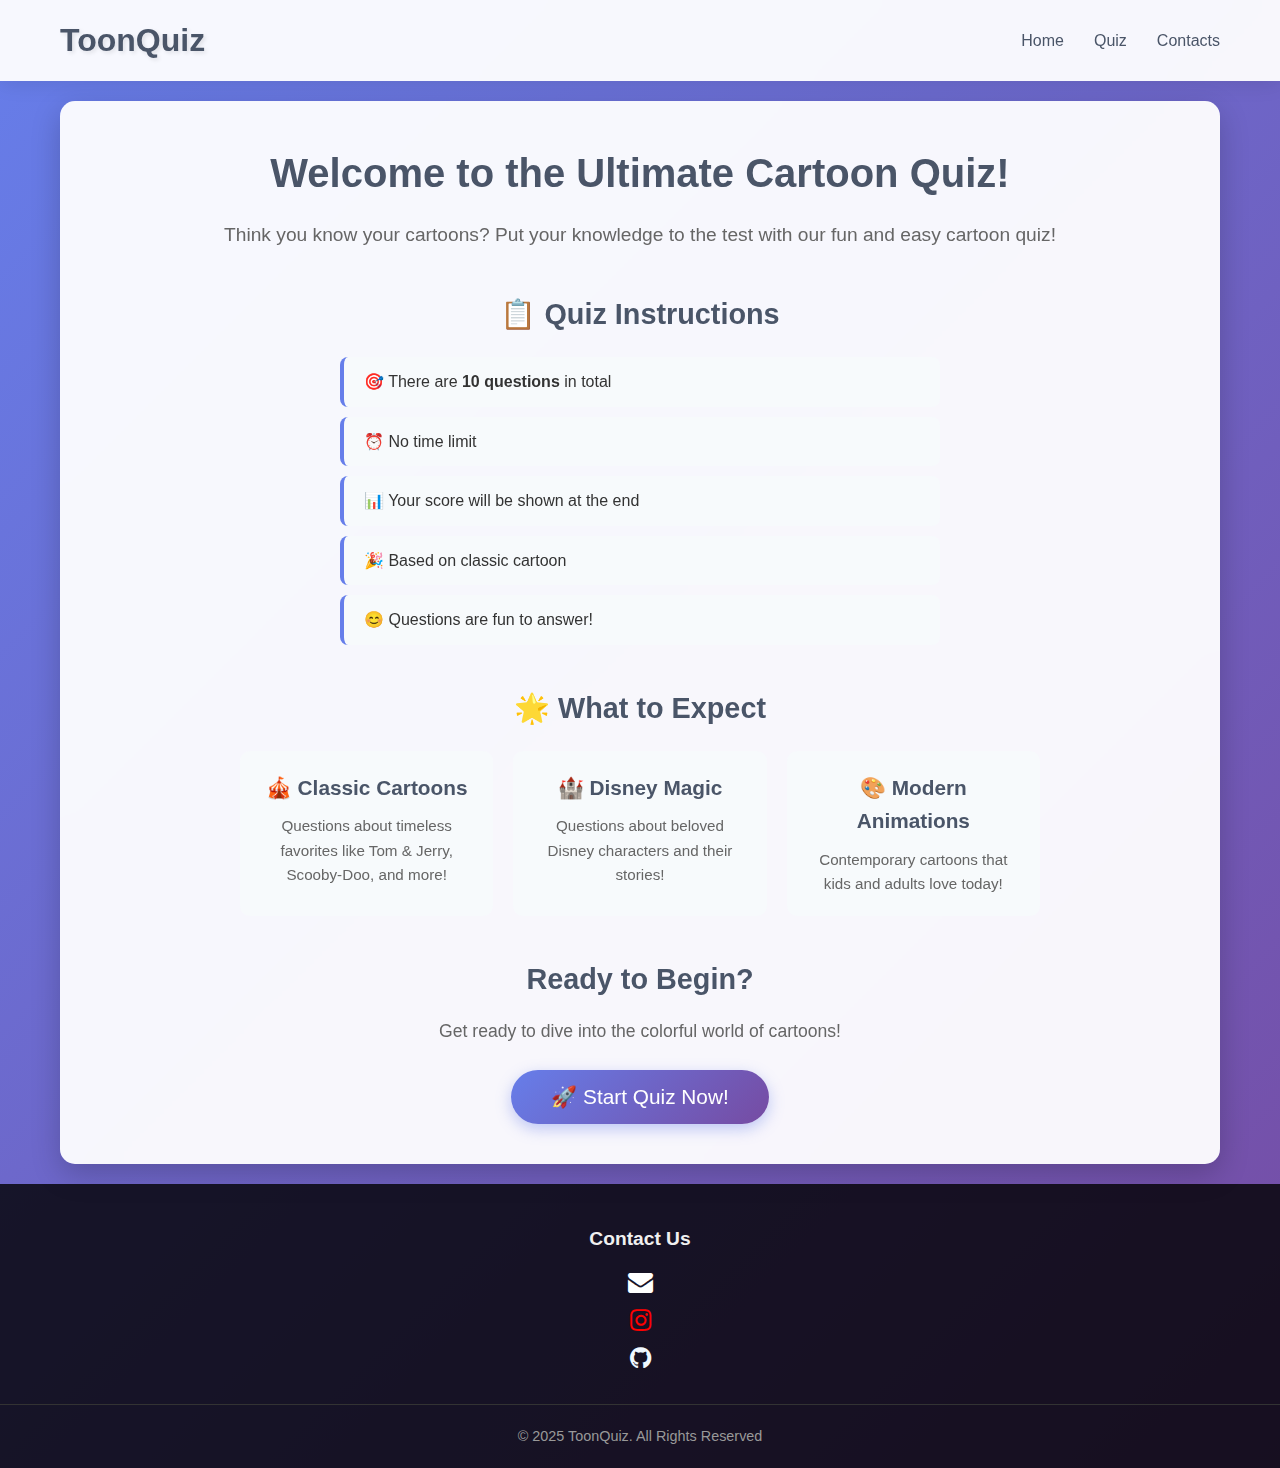
<file: index.html>
<!DOCTYPE html>
<html lang="en">
<head>
    <meta charset="UTF-8">
    <meta name="viewport" content="width=device-width, initial-scale=1.0">
    <title>ToonQuiz</title>
    <link rel="stylesheet" href="style.css">
    <link rel="stylesheet" href="https://cdnjs.cloudflare.com/ajax/libs/font-awesome/4.7.0/css/font-awesome.min.css">
    <link rel="preconnect" href="https://fonts.googleapis.com">
    <link rel="preconnect" href="https://fonts.gstatic.com" crossorigin>
    <link href="https://fonts.googleapis.com/css2?family=Abril+Fatface&family=Big+Shoulders+Stencil:opsz,wght@10..72,100..900&family=Big+Shoulders:opsz,wght@10..72,100..900&family=Bitcount+Grid+Double:wght@100..900&family=Bytesized&family=EB+Garamond:ital,wght@0,400..800;1,400..800&family=Emblema+One&family=Jaini&family=Lobster+Two:ital,wght@0,400;0,700;1,400;1,700&family=Merienda:wght@300..900&family=Monoton&family=Oleo+Script:wght@400;700&family=Pacifico&family=Silkscreen:wght@400;700&family=UoqMunThenKhung&display=swap" rel="stylesheet">
</head>
<body>
    <!-- Header -->
    <header class="site-header">
        <div class="header-container">
            <div class="logo">
                <h1>ToonQuiz</h1>
            </div>
            <nav class="main-nav">
                <ul>
                    <li><a href="index.html">Home</a></li>
                    <li><a href="quiz.html">Quiz</a></li>
                    <li><a href="#contact">Contacts</a></li>
                </ul>
            </nav>
        </div>
    </header>

    <section id="hero">
        <div class="container">

        <main class="hero-container">
            <div class="welcome-section">
                <h2>Welcome to the Ultimate Cartoon Quiz!</h2>
                <p>Think you know your cartoons? Put your knowledge to the test with our fun and easy cartoon quiz!</p>
            </div>

            <div class="instructions">
                <h3>📋 Quiz Instructions</h3>
                <ul>
                    <li>🎯 There are <strong>10 questions</strong> in total</li>
                    <li>⏰ No time limit</li>
                    <li>📊 Your score will be shown at the end</li>
                    <li>🎉 Based on classic cartoon</li>
                    <li>😊 Questions are fun to answer!</li>
                </ul>
            </div>

            <div class="features">
                <h3>🌟 What to Expect</h3>
                <div class="feature-grid">
                    <div class="feature-card">
                        <h4>🎪 Classic Cartoons</h4>
                        <p>Questions about timeless favorites like Tom & Jerry, Scooby-Doo, and more!</p>
                    </div>
                    <div class="feature-card">
                        <h4>🏰 Disney Magic</h4>
                        <p>Questions about beloved Disney characters and their stories!</p>
                    </div>
                    <div class="feature-card">
                        <h4>🎨 Modern Animations</h4>
                        <p>Contemporary cartoons that kids and adults love today!</p>
                    </div>
                </div>
            </div>

            <div class="start-section">
                <h3>Ready to Begin?</h3>
                <p>Get ready to dive into the colorful world of cartoons!</p>
                <button class="start-btn" onclick="startQuiz()">🚀 Start Quiz Now!</button>
            </div>
        </main>
        </div>
    </section>

    <!-- Footer -->
    <footer class="site-footer" id="contact">
        <div class="footer-container">
            <div class="footer-section">
                <h4>Contact Us</h4>
                <div class="social-links">
                    <span><a href="mailto:raom61337@gmail.com"><i class="fa fa-envelope" style="font-size:25px; color:white;"></i></a></span>
                    <span><a href="https://www.instagram.com/t_.prem._/" target="_blank"><i class="fa fa-instagram" style="font-size:25px;color:red"></i></a></span>
                    <span><a href="https://github.com/raopremrao"><i class="fa fa-github" style="font-size:25px; color: aliceblue;"></i></a></span>
                </div>
            </div>
        </div>
        <div class="footer-bottom">
            <p>&copy; 2025 ToonQuiz. All Rights Reserved</p>
        </div>
    </footer>

    <script src="script.js"></script>
</body>
</html>
</file>
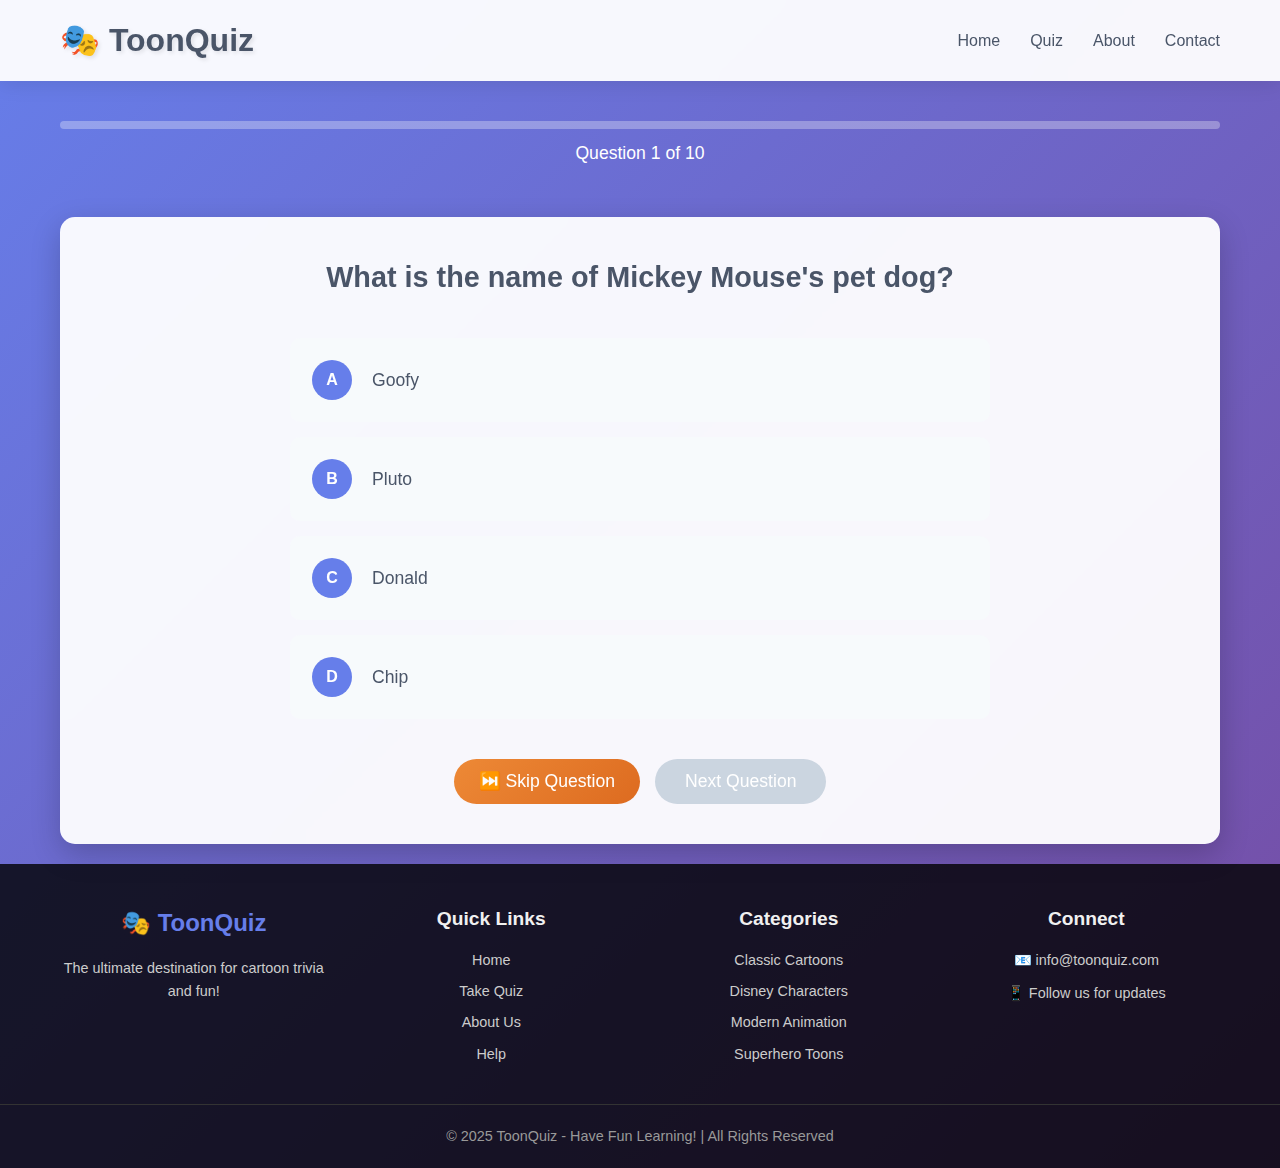
<file: quiz.html>
<!DOCTYPE html>
<html lang="en">
<head>
    <meta charset="UTF-8">
    <meta name="viewport" content="width=device-width, initial-scale=1.0">
    <title>ToonQuiz - Quiz Time!</title>
    <link rel="stylesheet" href="style.css">
</head>
<body>
    <!-- Header -->
    <header class="site-header">
        <div class="header-container">
            <div class="logo">
                <h1>🎭 ToonQuiz</h1>
            </div>
            <nav class="main-nav">
                <ul>
                    <li><a href="index.html">Home</a></li>
                    <li><a href="quiz.html">Quiz</a></li>
                    <li><a href="#about">About</a></li>
                    <li><a href="#contact">Contact</a></li>
                </ul>
            </nav>
        </div>
    </header>

    <div class="container">
        <div class="quiz-header">
            <div class="progress-bar">
                <div class="progress" id="progress"></div>
            </div>
            <p class="question-counter">Question <span id="current-question">1</span> of 10</p>
        </div>

        <main class="quiz-main">
            <div class="quiz-container">
                <div class="question-section">
                    <h2 id="question-text">Loading question...</h2>
                </div>

                <div class="answers-section">
                    <div class="answer-option" onclick="selectAnswer(0)">
                        <span class="option-letter">A</span>
                        <span class="option-text" id="option-0">Loading...</span>
                    </div>
                    <div class="answer-option" onclick="selectAnswer(1)">
                        <span class="option-letter">B</span>
                        <span class="option-text" id="option-1">Loading...</span>
                    </div>
                    <div class="answer-option" onclick="selectAnswer(2)">
                        <span class="option-letter">C</span>
                        <span class="option-text" id="option-2">Loading...</span>
                    </div>
                    <div class="answer-option" onclick="selectAnswer(3)">
                        <span class="option-letter">D</span>
                        <span class="option-text" id="option-3">Loading...</span>
                    </div>
                </div>

                <div class="quiz-controls">
                    <button id="skip-btn" onclick="skipQuestion()" class="skip-btn">⏭️ Skip Question</button>
                    <button id="next-btn" onclick="nextQuestion()" disabled>Next Question</button>
                </div>
            </div>

                <div class="results-container" id="results-container" style="display: none;">
                <h2>🎉 Quiz Complete! 🎉</h2>
                <div class="score-display">
                    <h3>Your Score:</h3>
                    <div class="score-circle">
                        <span id="final-score">0</span>
                        <span class="score-total">/10</span>
                    </div>
                    <div class="score-details">
                        <p>Correct: <span id="correct-count">0</span></p>
                        <p>Skipped: <span id="skipped-count">0</span></p>
                        <p>Incorrect: <span id="incorrect-count">0</span></p>
                    </div>
                </div>
                <div class="score-message" id="score-message"></div>
                <div class="results-actions">
                    <button onclick="restartQuiz()" class="restart-btn">🔄 Try Again</button>
                    <button onclick="goHome()" class="home-btn">🏠 Go Home</button>
                </div>
            </div>
        </main>
    </div>

    <!-- Footer -->
    <footer class="site-footer">
        <div class="footer-container">
            <div class="footer-section">
                <h3>🎭 ToonQuiz</h3>
                <p>The ultimate destination for cartoon trivia and fun!</p>
            </div>
            <div class="footer-section">
                <h4>Quick Links</h4>
                <ul>
                    <li><a href="index.html">Home</a></li>
                    <li><a href="quiz.html">Take Quiz</a></li>
                    <li><a href="#about">About Us</a></li>
                    <li><a href="#help">Help</a></li>
                </ul>
            </div>
            <div class="footer-section">
                <h4>Categories</h4>
                <ul>
                    <li>Classic Cartoons</li>
                    <li>Disney Characters</li>
                    <li>Modern Animation</li>
                    <li>Superhero Toons</li>
                </ul>
            </div>
            <div class="footer-section">
                <h4>Connect</h4>
                <div class="social-links">
                    <span>📧 info@toonquiz.com</span>
                    <span>📱 Follow us for updates</span>
                </div>
            </div>
        </div>
        <div class="footer-bottom">
            <p>&copy; 2025 ToonQuiz - Have Fun Learning! | All Rights Reserved</p>
        </div>
    </footer>

    <script src="script.js"></script>
</body>
</html>
</file>
<file: style.css>
* {
    margin: 0;
    padding: 0;
    box-sizing: border-box;
}

body {
    font-family: 'Arial', sans-serif;
    background: linear-gradient(135deg, #667eea 0%, #764ba2 100%);
    min-height: 100vh;
    color: #333;
    line-height: 1.6;
}

/* Site Header */
.site-header {
    background: rgba(255, 255, 255, 0.95);
    backdrop-filter: blur(10px);
    box-shadow: 0 2px 20px rgba(0,0,0,0.1);
    position: sticky;
    top: 0;
    z-index: 100;
}

.header-container {
    max-width: 1200px;
    margin: 0 auto;
    display: flex;
    justify-content: space-between;
    align-items: center;
    padding: 15px 20px;
}

.logo h1 {
    font-size: 2rem;
    color: #4a5568;
    text-shadow: 2px 2px 4px rgba(0,0,0,0.1);
}

.main-nav ul {
    display: flex;
    list-style: none;
    gap: 30px;
}

.main-nav a {
    text-decoration: none;
    color: #4a5568;
    font-weight: 500;
    transition: color 0.3s ease;
    position: relative;
}

.main-nav a:hover {
    color: #667eea;
}

.main-nav a::after {
    content: '';
    position: absolute;
    width: 0;
    height: 2px;
    bottom: -5px;
    left: 0;
    background-color: #667eea;
    transition: width 0.3s ease;
}

.main-nav a:hover::after {
    width: 100%;
}

.container {
    max-width: 1200px;
    margin: 0 auto;
    padding: 20px;
    min-height: calc(100vh - 120px);
    display: flex;
    flex-direction: column;
}

/* Hero section for landing page */
.hero-section {
    text-align: center;
    margin-bottom: 30px;
}

.hero-section h1 {
    font-size: 3rem;
    color: #fff;
    text-shadow: 2px 2px 4px rgba(0,0,0,0.3);
    margin-bottom: 10px;
    animation: bounce 2s ease-in-out infinite alternate;
}



@keyframes bounce {
    0% { transform: translateY(0px); }
    100% { transform: translateY(-10px); }
}

.tagline {
    font-size: 1.2rem;
    color: #f0f0f0;
    font-style: italic;
}

/* Quiz header */
.quiz-header {
    text-align: center;
    margin-bottom: 30px;
}

/* Progress bar */
.progress-bar {
    width: 100%;
    height: 8px;
    background-color: rgba(255,255,255,0.3);
    border-radius: 4px;
    margin: 20px 0 10px 0;
    overflow: hidden;
}

.progress {
    height: 100%;
    background: linear-gradient(90deg, #4CAF50, #45a049);
    width: 0%;
    transition: width 0.3s ease;
    border-radius: 4px;
}

.question-counter {
    color: #fff;
    font-size: 1.1rem;
    margin-bottom: 20px;
}

/* Main content */
main {
    flex: 1;
    background: rgba(255,255,255,0.95);
    border-radius: 15px;
    padding: 40px;
    box-shadow: 0 10px 30px rgba(0,0,0,0.2);
    backdrop-filter: blur(10px);
}

.welcome-section {
    text-align: center;
    margin-bottom: 40px;
}

.welcome-section h2 {
    font-size: 2.5rem;
    color: #4a5568;
    margin-bottom: 15px;
}

.welcome-section p {
    font-size: 1.2rem;
    color: #666;
}

/* Instructions */
.instructions {
    margin-bottom: 40px;
}

.instructions h3 {
    font-size: 1.8rem;
    color: #4a5568;
    margin-bottom: 20px;
    text-align: center;
}

.instructions ul {
    list-style: none;
    max-width: 600px;
    margin: 0 auto;
}

.instructions li {
    background: #f7fafc;
    padding: 12px 20px;
    margin: 10px 0;
    border-radius: 8px;
    border-left: 4px solid #667eea;
    transition: transform 0.2s ease;
}

.instructions li:hover {
    transform: translateX(5px);
}

/* Features section */
.features {
    margin-bottom: 40px;
}

.features h3 {
    font-size: 1.8rem;
    color: #4a5568;
    margin-bottom: 20px;
    text-align: center;
}

.feature-grid {
    display: grid;
    grid-template-columns: repeat(auto-fit, minmax(250px, 1fr));
    gap: 20px;
    max-width: 800px;
    margin: 0 auto;
}

.feature-card {
    background: #f7fafc;
    padding: 20px;
    border-radius: 10px;
    text-align: center;
    transition: transform 0.3s ease, box-shadow 0.3s ease;
}

.feature-card:hover {
    transform: translateY(-5px);
    box-shadow: 0 10px 25px rgba(0,0,0,0.1);
}

.feature-card h4 {
    font-size: 1.3rem;
    color: #4a5568;
    margin-bottom: 10px;
}

.feature-card p {
    color: #666;
    font-size: 0.95rem;
}

/* Start section */
.start-section {
    text-align: center;
    margin-top: 40px;
}

.start-section h3 {
    font-size: 1.8rem;
    color: #4a5568;
    margin-bottom: 15px;
}

.start-section p {
    font-size: 1.1rem;
    color: #666;
    margin-bottom: 25px;
}

.start-btn {
    background: linear-gradient(135deg, #667eea 0%, #764ba2 100%);
    color: white;
    border: none;
    padding: 15px 40px;
    font-size: 1.3rem;
    border-radius: 50px;
    cursor: pointer;
    transition: all 0.3s ease;
    box-shadow: 0 5px 15px rgba(102, 126, 234, 0.4);
}

.start-btn:hover {
    transform: translateY(-2px);
    box-shadow: 0 8px 25px rgba(102, 126, 234, 0.6);
}

/* Quiz specific styles */
.quiz-main {
    display: flex;
    justify-content: center;
    align-items: center;
    min-height: 500px;
}

.quiz-container {
    width: 100%;
    max-width: 700px;
}

.question-section {
    text-align: center;
    margin-bottom: 40px;
}

.question-section h2 {
    font-size: 1.8rem;
    color: #4a5568;
    line-height: 1.4;
}

.answers-section {
    margin-bottom: 40px;
}

.answer-option {
    display: flex;
    align-items: center;
    background: #f7fafc;
    margin: 15px 0;
    padding: 20px;
    border-radius: 10px;
    cursor: pointer;
    transition: all 0.3s ease;
    border: 2px solid transparent;
}

.answer-option:hover {
    background: #e2e8f0;
    transform: translateX(5px);
}

.answer-option.selected {
    background: #e6fffa;
    border-color: #38b2ac;
}

.answer-option.correct {
    background: #f0fff4;
    border-color: #48bb78;
}

.answer-option.incorrect {
    background: #fed7d7;
    border-color: #f56565;
}

.option-letter {
    background: #667eea;
    color: white;
    width: 40px;
    height: 40px;
    border-radius: 50%;
    display: flex;
    align-items: center;
    justify-content: center;
    font-weight: bold;
    margin-right: 20px;
    flex-shrink: 0;
}

.option-text {
    font-size: 1.1rem;
    color: #4a5568;
}

.quiz-controls {
    text-align: center;
    display: flex;
    gap: 15px;
    justify-content: center;
    flex-wrap: wrap;
}

.skip-btn {
    background: linear-gradient(135deg, #ed8936 0%, #dd6b20 100%);
    color: white;
    border: none;
    padding: 12px 25px;
    font-size: 1.1rem;
    border-radius: 25px;
    cursor: pointer;
    transition: all 0.3s ease;
}

.skip-btn:hover {
    transform: translateY(-2px);
    box-shadow: 0 5px 15px rgba(237, 137, 54, 0.4);
}

#next-btn {
    background: linear-gradient(135deg, #667eea 0%, #764ba2 100%);
    color: white;
    border: none;
    padding: 12px 30px;
    font-size: 1.1rem;
    border-radius: 25px;
    cursor: pointer;
    transition: all 0.3s ease;
}

#next-btn:hover:not(:disabled) {
    transform: translateY(-2px);
    box-shadow: 0 5px 15px rgba(102, 126, 234, 0.4);
}

#next-btn:disabled {
    background: #cbd5e0;
    cursor: not-allowed;
    transform: none;
}

/* Results styles */
.results-container {
    text-align: center;
    max-width: 500px;
    margin: 0 auto;
}

.results-container h2 {
    font-size: 2.5rem;
    color: #4a5568;
    margin-bottom: 30px;
}

.score-display {
    margin-bottom: 30px;
}

.score-display h3 {
    font-size: 1.5rem;
    color: #4a5568;
    margin-bottom: 20px;
}

.score-circle {
    background: linear-gradient(135deg, #667eea 0%, #764ba2 100%);
    color: white;
    width: 150px;
    height: 150px;
    border-radius: 50%;
    display: flex;
    flex-direction: column;
    align-items: center;
    justify-content: center;
    margin: 0 auto 20px auto;
    box-shadow: 0 10px 30px rgba(102, 126, 234, 0.3);
}

.score-circle #final-score {
    font-size: 3rem;
    font-weight: bold;
}

.score-total {
    font-size: 1.2rem;
    opacity: 0.8;
}

.score-details {
    display: flex;
    gap: 20px;
    justify-content: center;
    margin-top: 20px;
    flex-wrap: wrap;
}

.score-details p {
    background: #f7fafc;
    padding: 8px 16px;
    border-radius: 20px;
    font-size: 0.9rem;
    color: #4a5568;
    font-weight: 500;
}

.score-message {
    font-size: 1.3rem;
    color: #4a5568;
    margin-bottom: 30px;
    font-weight: 500;
}

.results-actions {
    display: flex;
    gap: 20px;
    justify-content: center;
    flex-wrap: wrap;
}

.restart-btn, .home-btn {
    padding: 12px 25px;
    border: none;
    border-radius: 25px;
    font-size: 1.1rem;
    cursor: pointer;
    transition: all 0.3s ease;
}

.restart-btn {
    background: linear-gradient(135deg, #48bb78 0%, #38a169 100%);
    color: white;
}

.home-btn {
    background: linear-gradient(135deg, #667eea 0%, #764ba2 100%);
    color: white;
}

.restart-btn:hover, .home-btn:hover {
    transform: translateY(-2px);
    box-shadow: 0 5px 15px rgba(0,0,0,0.2);
}

/* Site Footer */
.site-footer {
    background: rgba(0, 0, 0, 0.8);
    color: #fff;
    padding: 40px 0 20px 0;
    margin-top: auto;
}

.footer-container {
    max-width: 1200px;
    margin: 0 auto;
    padding: 0 20px;
    display: grid;
    grid-template-columns: repeat(auto-fit, minmax(250px, 1fr));
    gap: 30px;
}

.footer-section h3 {
    color: #667eea;
    font-size: 1.5rem;
    margin-bottom: 15px;
}

.footer-section h4 {
    color: #f0f0f0;
    font-size: 1.2rem;
    margin-bottom: 15px;
}

.footer-section p {
    color: #ccc;
    line-height: 1.6;
}

.footer-section ul {
    list-style: none;
}

.footer-section ul li {
    margin-bottom: 8px;
    color: #ccc;
}

.footer-section ul li a {
    color: #ccc;
    text-decoration: none;
    transition: color 0.3s ease;
}

.footer-section ul li a:hover {
    color: #667eea;
}

.social-links {
    display: flex;
    flex-direction: column;
    gap: 10px;
}

.social-links span {
    color: #ccc;
    font-size: 0.9rem;
}

.footer-bottom {
    text-align: center;
    padding-top: 20px;
    margin-top: 30px;
    border-top: 1px solid #333;
    color: #999;
}

/* Footer */
footer {
    text-align: center;
    margin-top: 30px;
    color: #fff;
    font-size: 0.9rem;
}

.gap {
  font-size: 1.5rem;
  color: #EDF2F4;
  transition: transform 0.3s, color 0.3s;
}

.gap:hover {
  color: #EF233C;
  transform: scale(1.2);
}

/* Responsive design */
@media (max-width: 768px) {
    .container {
        padding: 15px;
    }
    
    .header-container {
        flex-direction: column;
        gap: 15px;
    }
    
    .main-nav ul {
        gap: 20px;
    }
    
    .hero-section h1 {
        font-size: 2.5rem;
    }
    
    main {
        padding: 25px;
    }
    
    .welcome-section h2 {
        font-size: 2rem;
    }
    
    .feature-grid {
        grid-template-columns: 1fr;
    }
    
    .quiz-controls {
        flex-direction: column;
        align-items: center;
    }
    
    .skip-btn, #next-btn {
        width: 200px;
    }
    
    .score-details {
        flex-direction: column;
        align-items: center;
    }
    
    .results-actions {
        flex-direction: column;
        align-items: center;
    }
    
    .restart-btn, .home-btn {
        width: 200px;
    }
    
    .footer-container {
        grid-template-columns: 1fr;
        text-align: center;
    }
}
</file>
